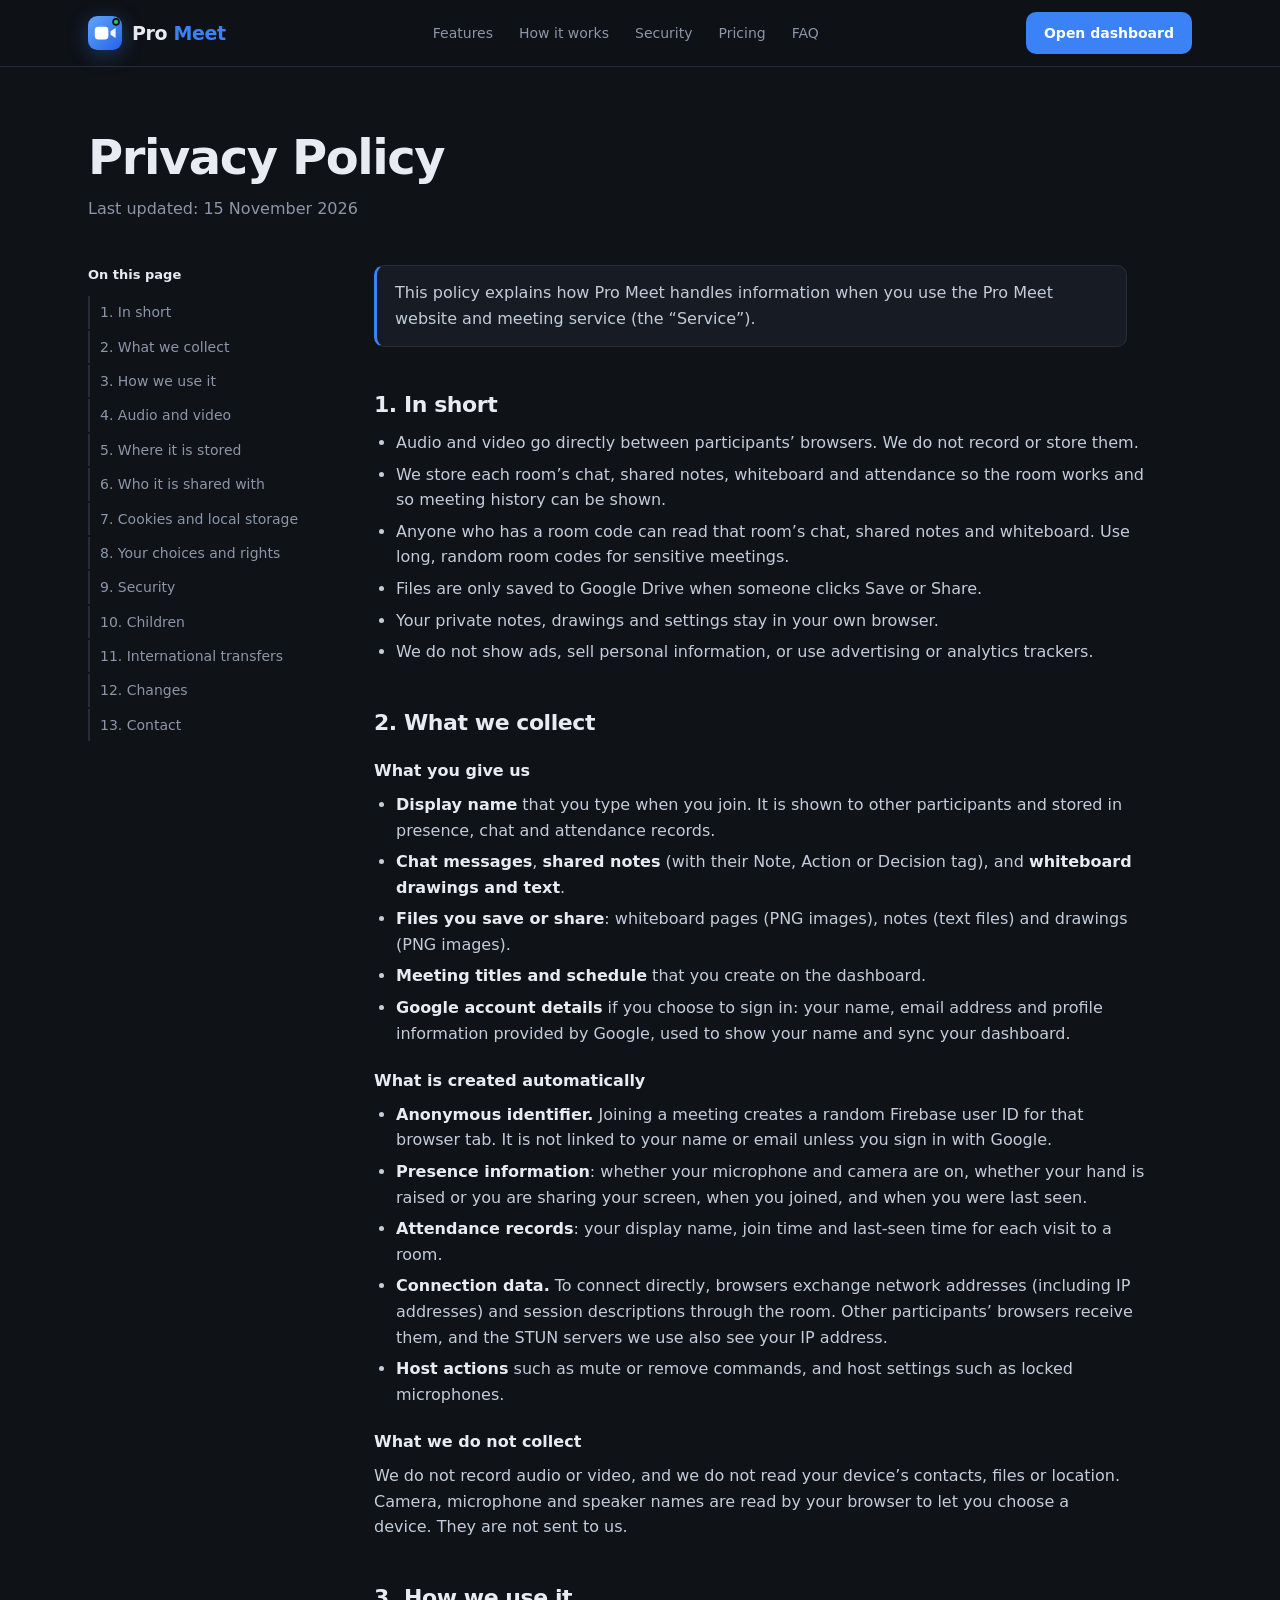
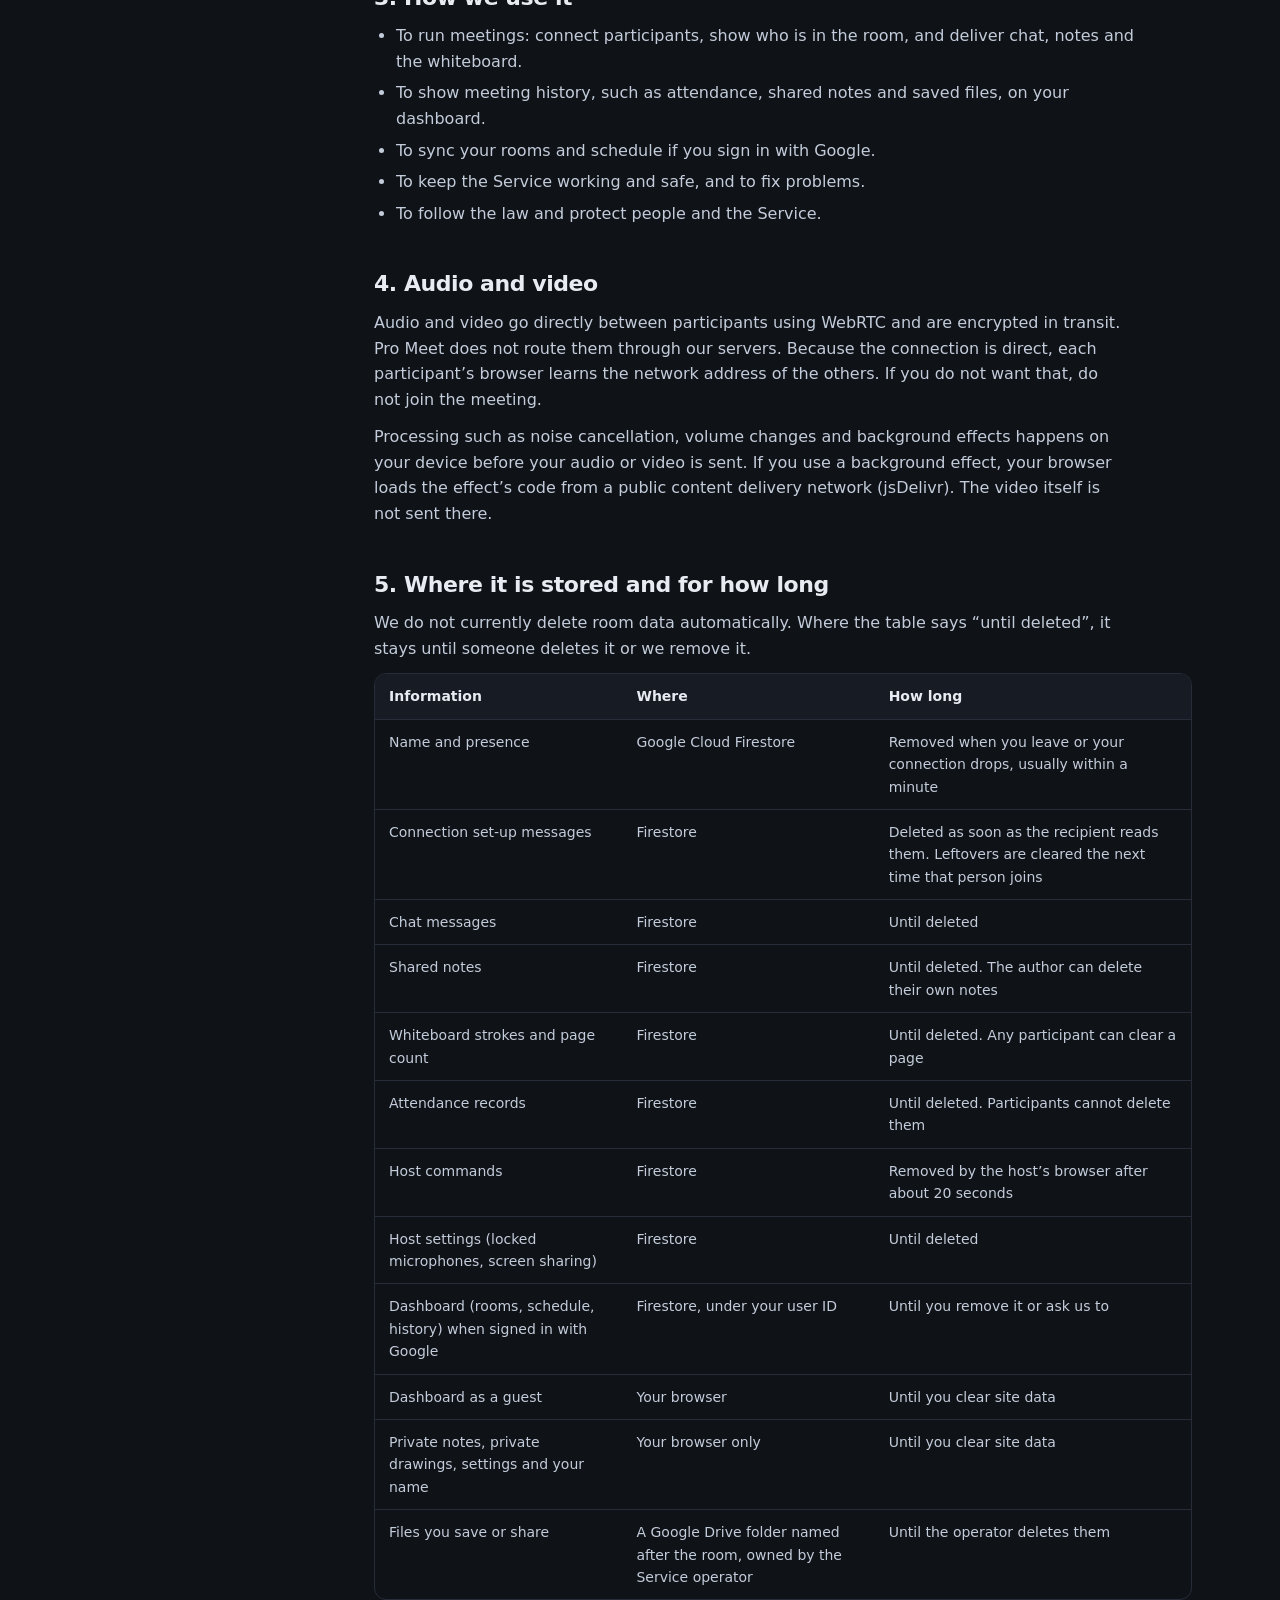
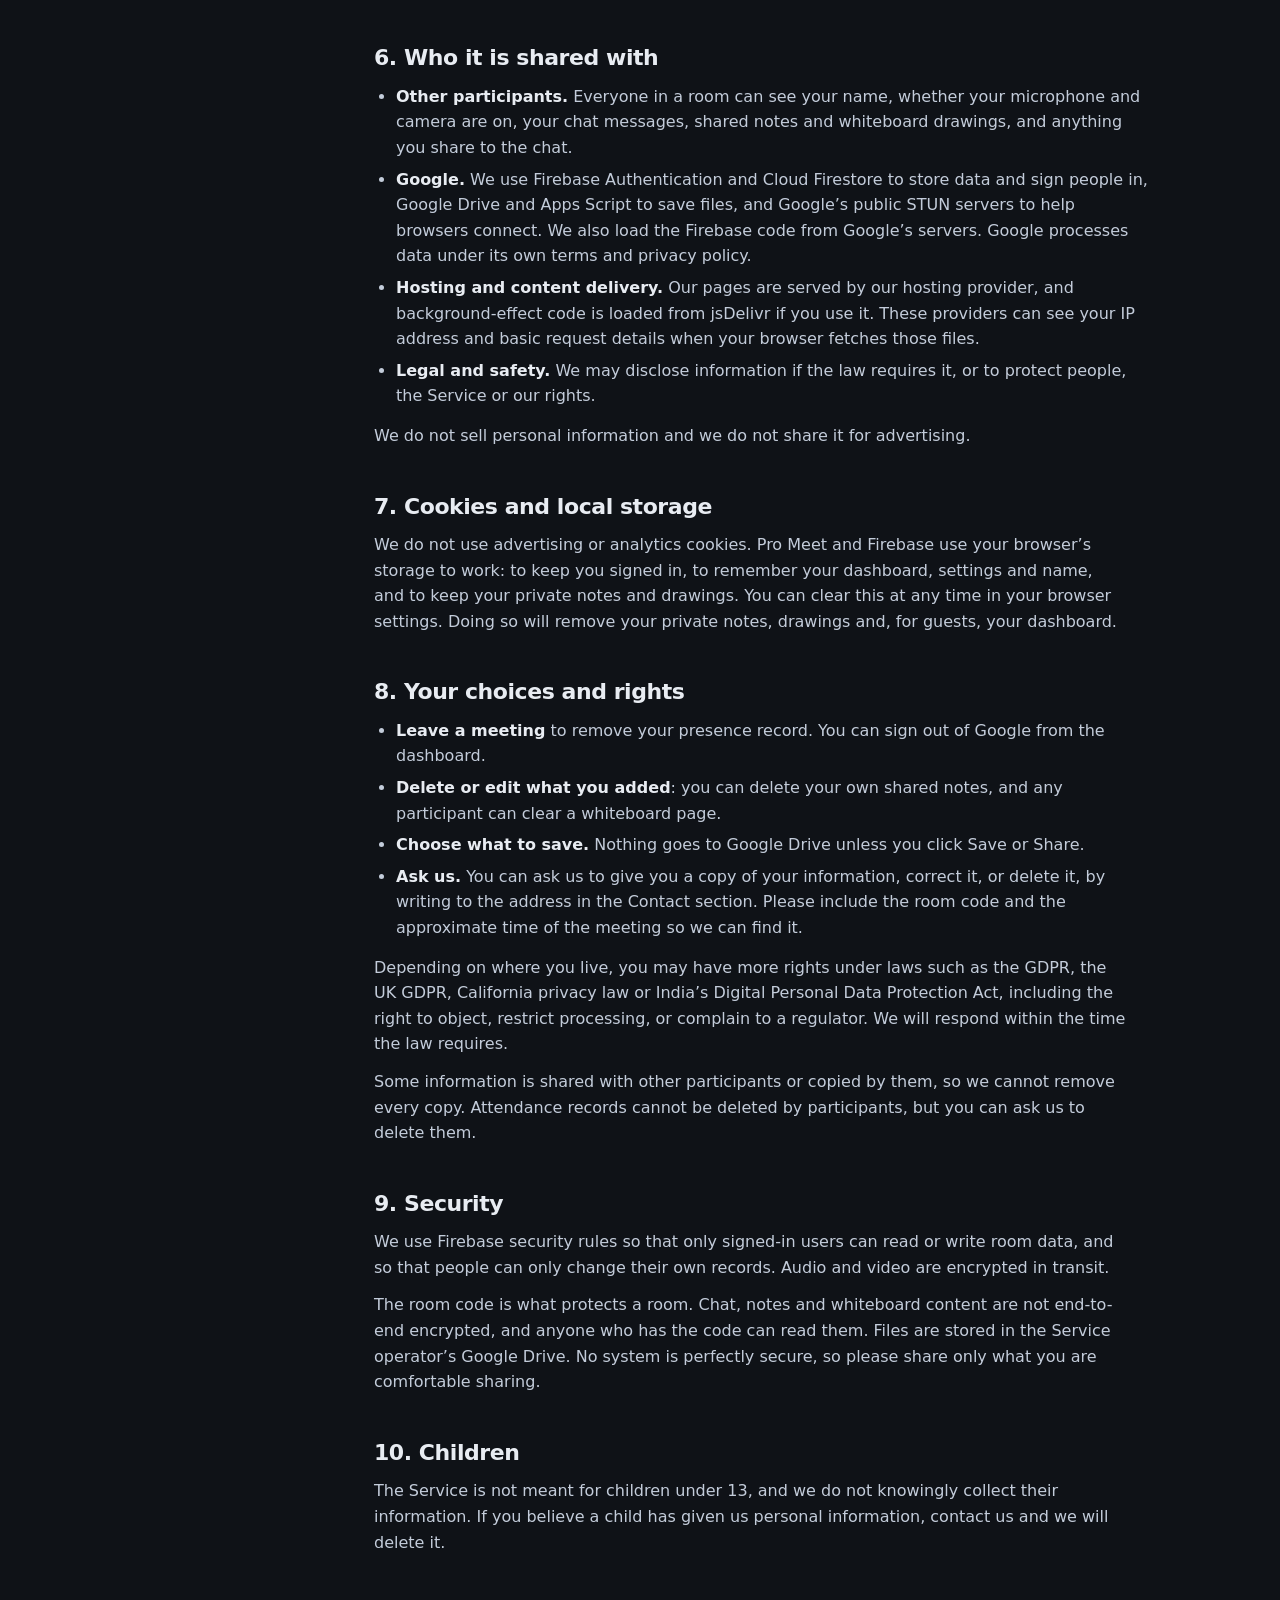
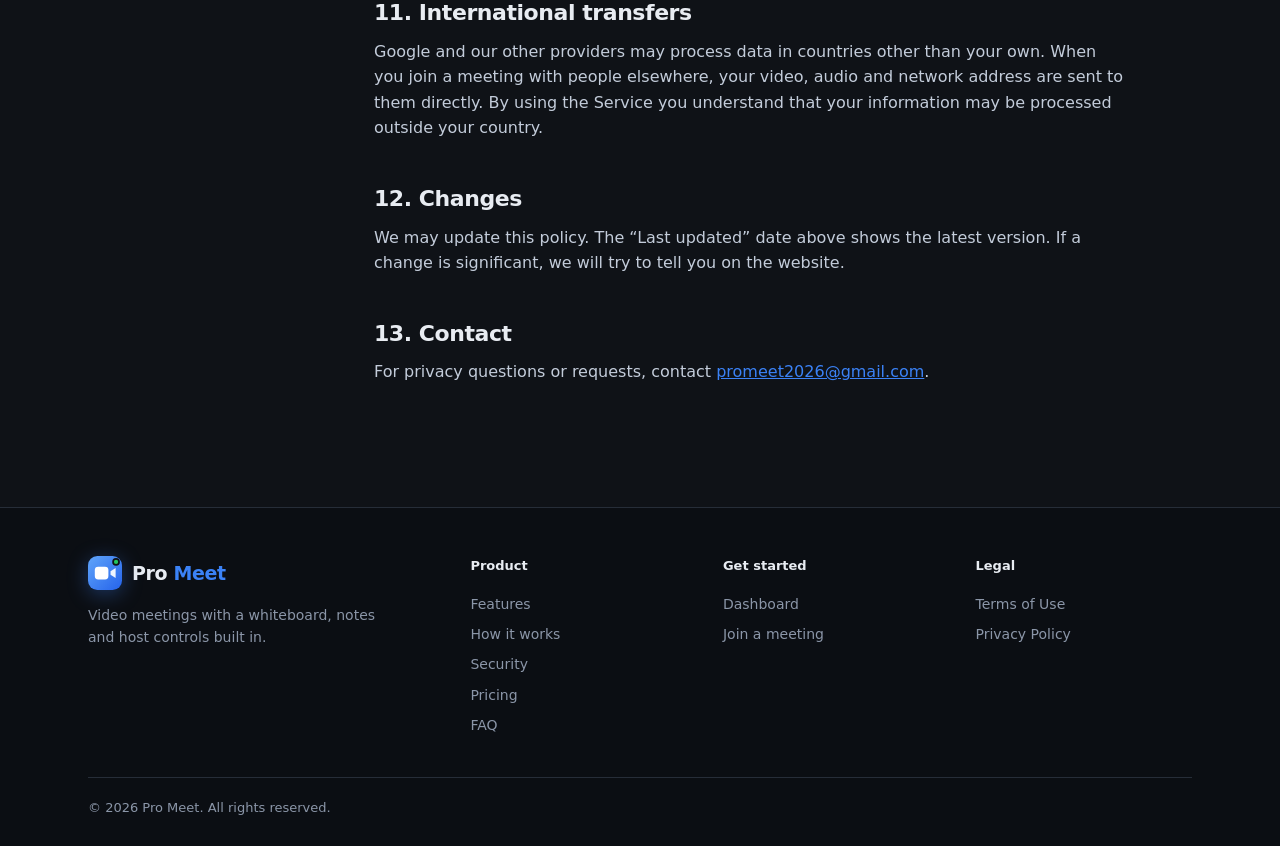
<file: privacy.html>
<!DOCTYPE html>
<html lang="en">
<head>
<meta charset="UTF-8">
<meta name="viewport" content="width=device-width, initial-scale=1">
<title>Privacy Policy · Pro Meet</title>
<meta name="description" content="What Pro Meet collects, where it is stored, how long it is kept, who it is shared with, and your choices.">
<meta name="theme-color" content="#0f1217">
<link rel="icon" href="data:image/svg+xml,%3Csvg xmlns='http://www.w3.org/2000/svg' viewBox='0 0 40 40'%3E%3Crect width='40' height='40' rx='11' fill='%232563eb'/%3E%3Crect x='8' y='12.5' width='16' height='15' rx='4' fill='%23fff'/%3E%3Cpath d='M26.5 18 32.5 14v12l-6-4z' fill='%23fff'/%3E%3C/svg%3E">
<link rel="stylesheet" href="site.css">
</head>
<body>
<svg width="0" height="0" style="position:absolute" aria-hidden="true">
  <defs><linearGradient id="lg" x1="0" y1="0" x2="1" y2="1"><stop offset="0" stop-color="#60a5fa"/><stop offset="1" stop-color="#2563eb"/></linearGradient></defs>
  <symbol id="logo" viewBox="0 0 40 40">
    <rect width="40" height="40" rx="11" fill="url(#lg)"/>
    <rect x="8" y="12.5" width="16" height="15" rx="4" fill="#fff"/>
    <path d="M26.5 18 32.5 14v12l-6-4z" fill="#fff" fill-opacity=".92"/>
    <circle cx="33" cy="7" r="3.5" fill="#22c55e" stroke="#0f1217" stroke-width="2"/>
  </symbol>
</svg>
<a class="skip" href="#main">Skip to content</a>

<header class="nav">
  <div class="wrap">
    <a class="logo" href="index.html" aria-label="Pro Meet home"><svg viewBox="0 0 40 40" aria-hidden="true"><use href="#logo"/></svg><span>Pro <em>Meet</em></span></a>
    <nav class="links" aria-label="Main"><a href="index.html#features">Features</a><a href="index.html#how">How it works</a><a href="index.html#trust">Security</a><a href="payment.html">Pricing</a><a href="index.html#faq">FAQ</a></nav>
    <div class="nav-cta"><a class="btn" href="dashboard.html">Open dashboard</a></div>
  </div>
</header>

<main id="main">
  <div class="wrap">
    <div class="legal-head">
      <h1>Privacy Policy</h1>
      <p>Last updated: 15 November 2026</p>
    </div>
    <div class="legal">
      <nav class="toc" aria-label="On this page">
        <b>On this page</b>
        <ol>
          <li><a href="#summary">1. In short</a></li>
          <li><a href="#collect">2. What we collect</a></li>
          <li><a href="#use">3. How we use it</a></li>
          <li><a href="#media">4. Audio and video</a></li>
          <li><a href="#storage">5. Where it is stored</a></li>
          <li><a href="#share">6. Who it is shared with</a></li>
          <li><a href="#local">7. Cookies and local storage</a></li>
          <li><a href="#rights">8. Your choices and rights</a></li>
          <li><a href="#security">9. Security</a></li>
          <li><a href="#children">10. Children</a></li>
          <li><a href="#transfers">11. International transfers</a></li>
          <li><a href="#changes">12. Changes</a></li>
          <li><a href="#contact">13. Contact</a></li>
        </ol>
      </nav>

      <article class="prose">
        <div class="note"><p>This policy explains how Pro Meet handles information when you use the Pro Meet website and meeting service (the “Service”).</p></div>

        <h2 id="summary">1. In short</h2>
        <ul>
          <li>Audio and video go directly between participants’ browsers. We do not record or store them.</li>
          <li>We store each room’s chat, shared notes, whiteboard and attendance so the room works and so meeting history can be shown.</li>
          <li>Anyone who has a room code can read that room’s chat, shared notes and whiteboard. Use long, random room codes for sensitive meetings.</li>
          <li>Files are only saved to Google Drive when someone clicks Save or Share.</li>
          <li>Your private notes, drawings and settings stay in your own browser.</li>
          <li>We do not show ads, sell personal information, or use advertising or analytics trackers.</li>
        </ul>

        <h2 id="collect">2. What we collect</h2>
        <h3>What you give us</h3>
        <ul>
          <li><strong>Display name</strong> that you type when you join. It is shown to other participants and stored in presence, chat and attendance records.</li>
          <li><strong>Chat messages</strong>, <strong>shared notes</strong> (with their Note, Action or Decision tag), and <strong>whiteboard drawings and text</strong>.</li>
          <li><strong>Files you save or share</strong>: whiteboard pages (PNG images), notes (text files) and drawings (PNG images).</li>
          <li><strong>Meeting titles and schedule</strong> that you create on the dashboard.</li>
          <li><strong>Google account details</strong> if you choose to sign in: your name, email address and profile information provided by Google, used to show your name and sync your dashboard.</li>
        </ul>
        <h3>What is created automatically</h3>
        <ul>
          <li><strong>Anonymous identifier.</strong> Joining a meeting creates a random Firebase user ID for that browser tab. It is not linked to your name or email unless you sign in with Google.</li>
          <li><strong>Presence information</strong>: whether your microphone and camera are on, whether your hand is raised or you are sharing your screen, when you joined, and when you were last seen.</li>
          <li><strong>Attendance records</strong>: your display name, join time and last-seen time for each visit to a room.</li>
          <li><strong>Connection data.</strong> To connect directly, browsers exchange network addresses (including IP addresses) and session descriptions through the room. Other participants’ browsers receive them, and the STUN servers we use also see your IP address.</li>
          <li><strong>Host actions</strong> such as mute or remove commands, and host settings such as locked microphones.</li>
        </ul>
        <h3>What we do not collect</h3>
        <p>We do not record audio or video, and we do not read your device’s contacts, files or location. Camera, microphone and speaker names are read by your browser to let you choose a device. They are not sent to us.</p>

        <h2 id="use">3. How we use it</h2>
        <ul>
          <li>To run meetings: connect participants, show who is in the room, and deliver chat, notes and the whiteboard.</li>
          <li>To show meeting history, such as attendance, shared notes and saved files, on your dashboard.</li>
          <li>To sync your rooms and schedule if you sign in with Google.</li>
          <li>To keep the Service working and safe, and to fix problems.</li>
          <li>To follow the law and protect people and the Service.</li>
        </ul>

        <h2 id="media">4. Audio and video</h2>
        <p>Audio and video go directly between participants using WebRTC and are encrypted in transit. Pro Meet does not route them through our servers. Because the connection is direct, each participant’s browser learns the network address of the others. If you do not want that, do not join the meeting.</p>
        <p>Processing such as noise cancellation, volume changes and background effects happens on your device before your audio or video is sent. If you use a background effect, your browser loads the effect’s code from a public content delivery network (jsDelivr). The video itself is not sent there.</p>

        <h2 id="storage">5. Where it is stored and for how long</h2>
        <p>We do not currently delete room data automatically. Where the table says “until deleted”, it stays until someone deletes it or we remove it.</p>
        <div class="tbl"><table>
          <thead><tr><th>Information</th><th>Where</th><th>How long</th></tr></thead>
          <tbody>
            <tr><td>Name and presence</td><td>Google Cloud Firestore</td><td>Removed when you leave or your connection drops, usually within a minute</td></tr>
            <tr><td>Connection set-up messages</td><td>Firestore</td><td>Deleted as soon as the recipient reads them. Leftovers are cleared the next time that person joins</td></tr>
            <tr><td>Chat messages</td><td>Firestore</td><td>Until deleted</td></tr>
            <tr><td>Shared notes</td><td>Firestore</td><td>Until deleted. The author can delete their own notes</td></tr>
            <tr><td>Whiteboard strokes and page count</td><td>Firestore</td><td>Until deleted. Any participant can clear a page</td></tr>
            <tr><td>Attendance records</td><td>Firestore</td><td>Until deleted. Participants cannot delete them</td></tr>
            <tr><td>Host commands</td><td>Firestore</td><td>Removed by the host’s browser after about 20 seconds</td></tr>
            <tr><td>Host settings (locked microphones, screen sharing)</td><td>Firestore</td><td>Until deleted</td></tr>
            <tr><td>Dashboard (rooms, schedule, history) when signed in with Google</td><td>Firestore, under your user ID</td><td>Until you remove it or ask us to</td></tr>
            <tr><td>Dashboard as a guest</td><td>Your browser</td><td>Until you clear site data</td></tr>
            <tr><td>Private notes, private drawings, settings and your name</td><td>Your browser only</td><td>Until you clear site data</td></tr>
            <tr><td>Files you save or share</td><td>A Google Drive folder named after the room, owned by the Service operator</td><td>Until the operator deletes them</td></tr>
          </tbody>
        </table></div>

        <h2 id="share">6. Who it is shared with</h2>
        <ul>
          <li><strong>Other participants.</strong> Everyone in a room can see your name, whether your microphone and camera are on, your chat messages, shared notes and whiteboard drawings, and anything you share to the chat.</li>
          <li><strong>Google.</strong> We use Firebase Authentication and Cloud Firestore to store data and sign people in, Google Drive and Apps Script to save files, and Google’s public STUN servers to help browsers connect. We also load the Firebase code from Google’s servers. Google processes data under its own terms and privacy policy.</li>
          <li><strong>Hosting and content delivery.</strong> Our pages are served by our hosting provider, and background-effect code is loaded from jsDelivr if you use it. These providers can see your IP address and basic request details when your browser fetches those files.</li>
          <li><strong>Legal and safety.</strong> We may disclose information if the law requires it, or to protect people, the Service or our rights.</li>
        </ul>
        <p>We do not sell personal information and we do not share it for advertising.</p>

        <h2 id="local">7. Cookies and local storage</h2>
        <p>We do not use advertising or analytics cookies. Pro Meet and Firebase use your browser’s storage to work: to keep you signed in, to remember your dashboard, settings and name, and to keep your private notes and drawings. You can clear this at any time in your browser settings. Doing so will remove your private notes, drawings and, for guests, your dashboard.</p>

        <h2 id="rights">8. Your choices and rights</h2>
        <ul>
          <li><strong>Leave a meeting</strong> to remove your presence record. You can sign out of Google from the dashboard.</li>
          <li><strong>Delete or edit what you added</strong>: you can delete your own shared notes, and any participant can clear a whiteboard page.</li>
          <li><strong>Choose what to save.</strong> Nothing goes to Google Drive unless you click Save or Share.</li>
          <li><strong>Ask us.</strong> You can ask us to give you a copy of your information, correct it, or delete it, by writing to the address in the Contact section. Please include the room code and the approximate time of the meeting so we can find it.</li>
        </ul>
        <p>Depending on where you live, you may have more rights under laws such as the GDPR, the UK GDPR, California privacy law or India’s Digital Personal Data Protection Act, including the right to object, restrict processing, or complain to a regulator. We will respond within the time the law requires.</p>
        <p>Some information is shared with other participants or copied by them, so we cannot remove every copy. Attendance records cannot be deleted by participants, but you can ask us to delete them.</p>

        <h2 id="security">9. Security</h2>
        <p>We use Firebase security rules so that only signed-in users can read or write room data, and so that people can only change their own records. Audio and video are encrypted in transit.</p>
        <p>The room code is what protects a room. Chat, notes and whiteboard content are not end-to-end encrypted, and anyone who has the code can read them. Files are stored in the Service operator’s Google Drive. No system is perfectly secure, so please share only what you are comfortable sharing.</p>

        <h2 id="children">10. Children</h2>
        <p>The Service is not meant for children under 13, and we do not knowingly collect their information. If you believe a child has given us personal information, contact us and we will delete it.</p>

        <h2 id="transfers">11. International transfers</h2>
        <p>Google and our other providers may process data in countries other than your own. When you join a meeting with people elsewhere, your video, audio and network address are sent to them directly. By using the Service you understand that your information may be processed outside your country.</p>

        <h2 id="changes">12. Changes</h2>
        <p>We may update this policy. The “Last updated” date above shows the latest version. If a change is significant, we will try to tell you on the website.</p>

        <h2 id="contact">13. Contact</h2>
        <p>For privacy questions or requests, contact <a href="mailto:promeet2026@gmail.com">promeet2026@gmail.com</a>.</p>
      </article>
    </div>
  </div>
</main>

<footer class="foot">
  <div class="wrap">
    <div class="foot-grid">
      <div><a class="logo" href="index.html" aria-label="Pro Meet home"><svg viewBox="0 0 40 40" aria-hidden="true"><use href="#logo"/></svg><span>Pro <em>Meet</em></span></a><p>Video meetings with a whiteboard, notes and host controls built in.</p></div>
      <div><h4>Product</h4><a href="index.html#features">Features</a><a href="index.html#how">How it works</a><a href="index.html#trust">Security</a><a href="payment.html">Pricing</a><a href="index.html#faq">FAQ</a></div>
      <div><h4>Get started</h4><a href="dashboard.html">Dashboard</a><a href="meeting.html">Join a meeting</a></div>
      <div><h4>Legal</h4><a href="terms.html">Terms of Use</a><a href="privacy.html">Privacy Policy</a></div>
    </div>
    <div class="foot-base">© <span id="yr">2026</span> Pro Meet. All rights reserved.</div>
  </div>
</footer>
<script>document.getElementById('yr').textContent = new Date().getFullYear();</script>
</body>
</html>
</file>
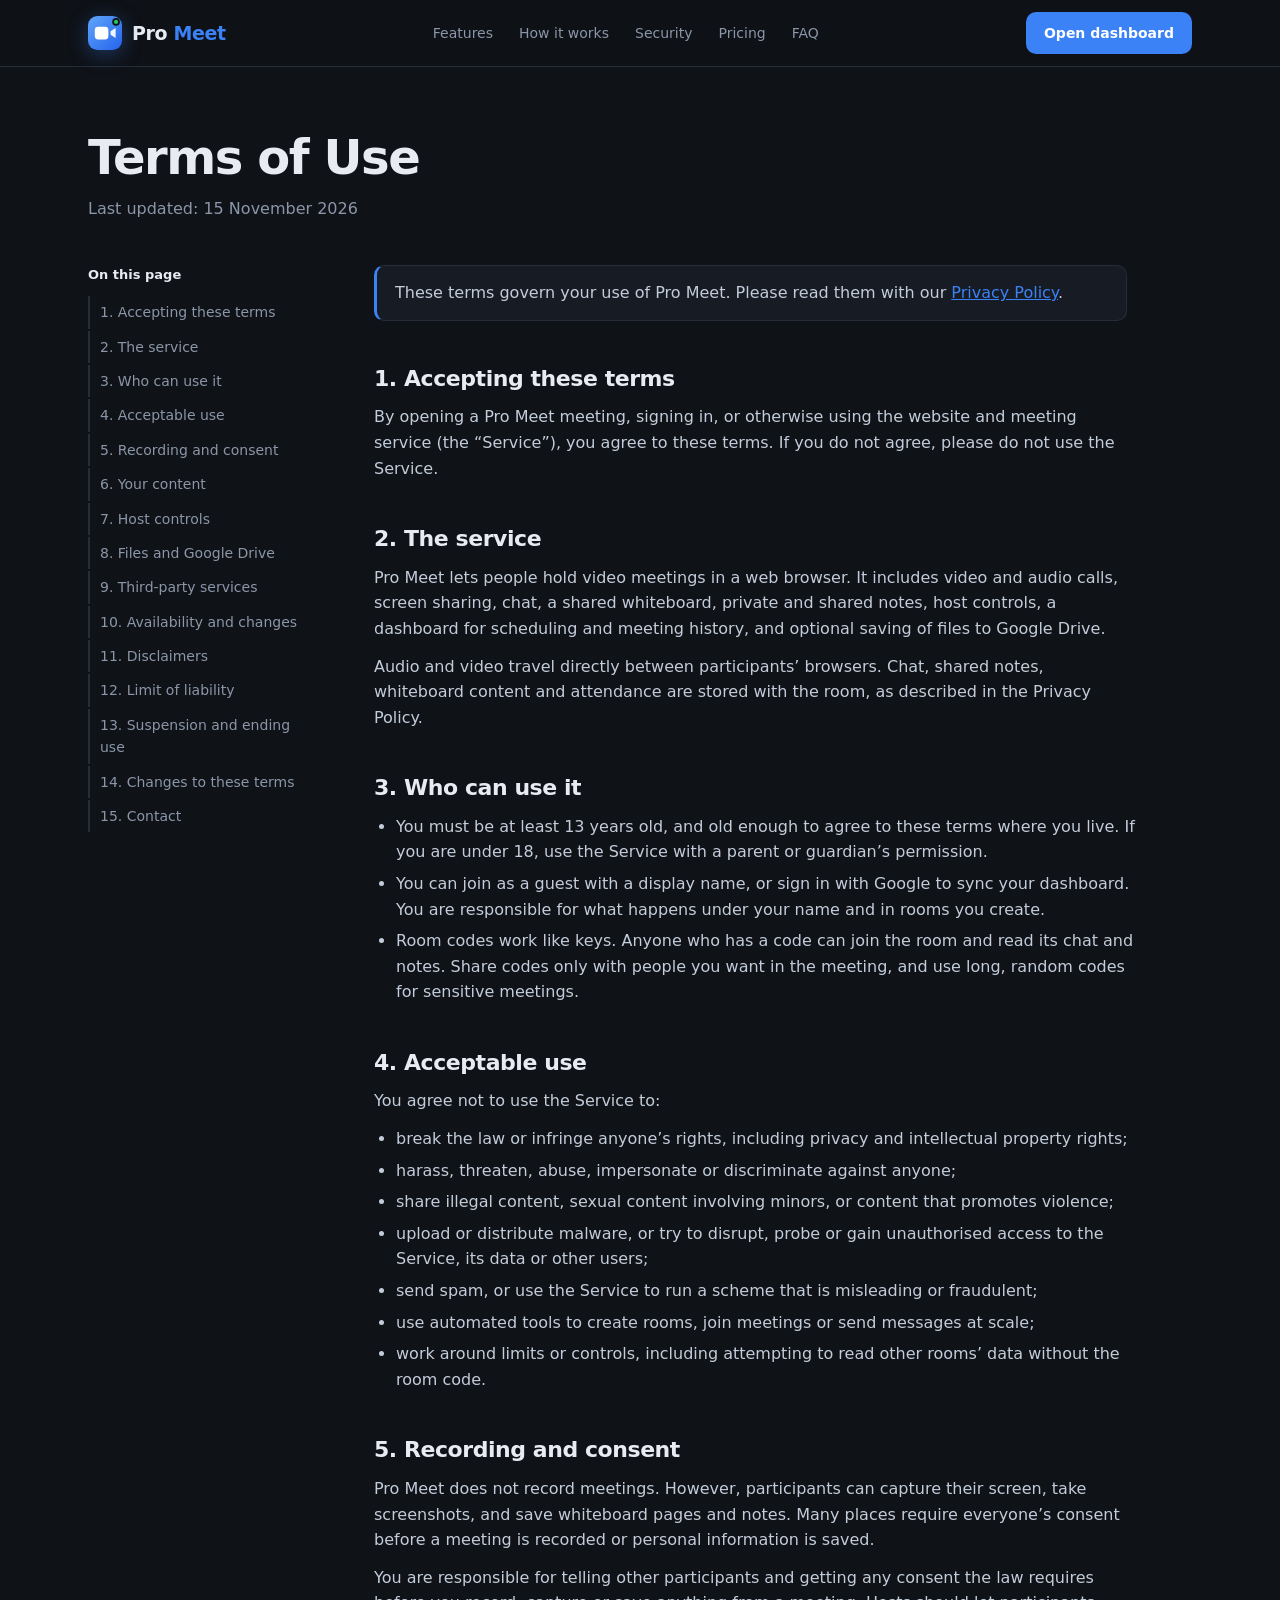
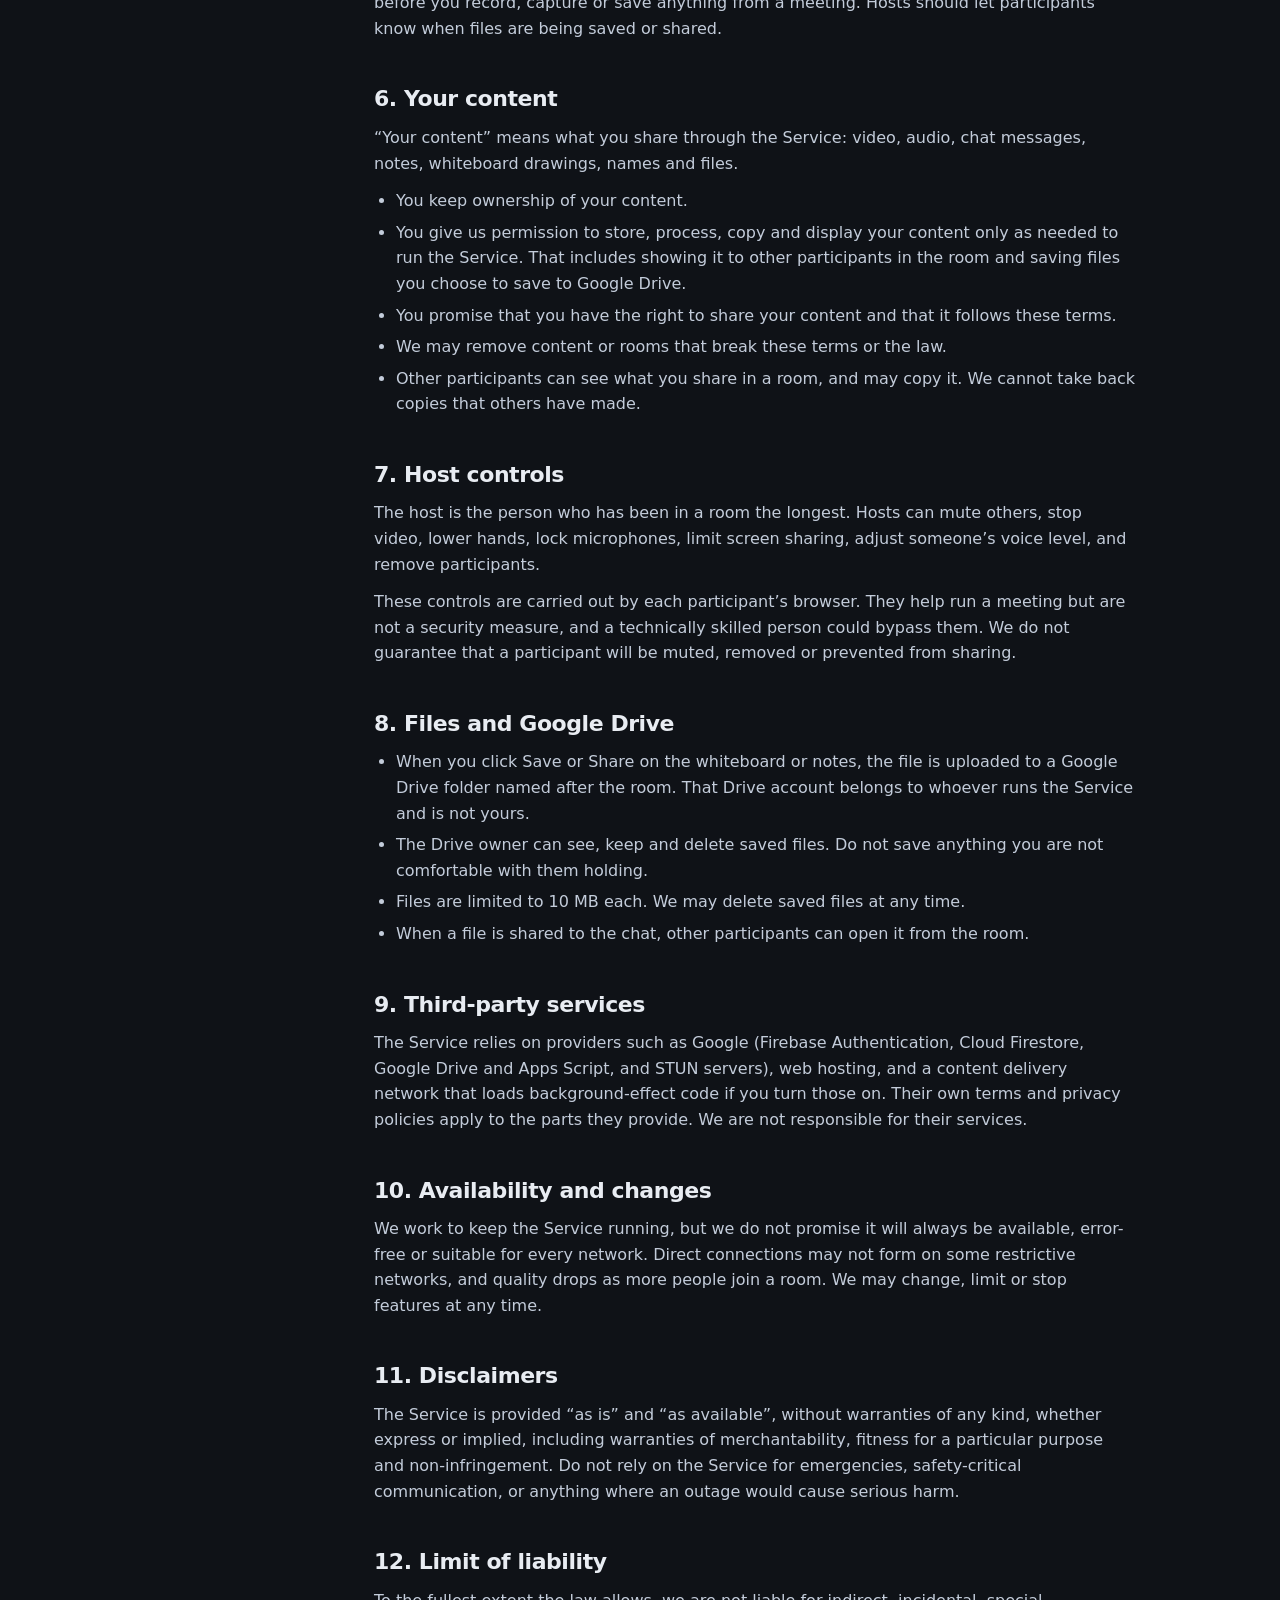
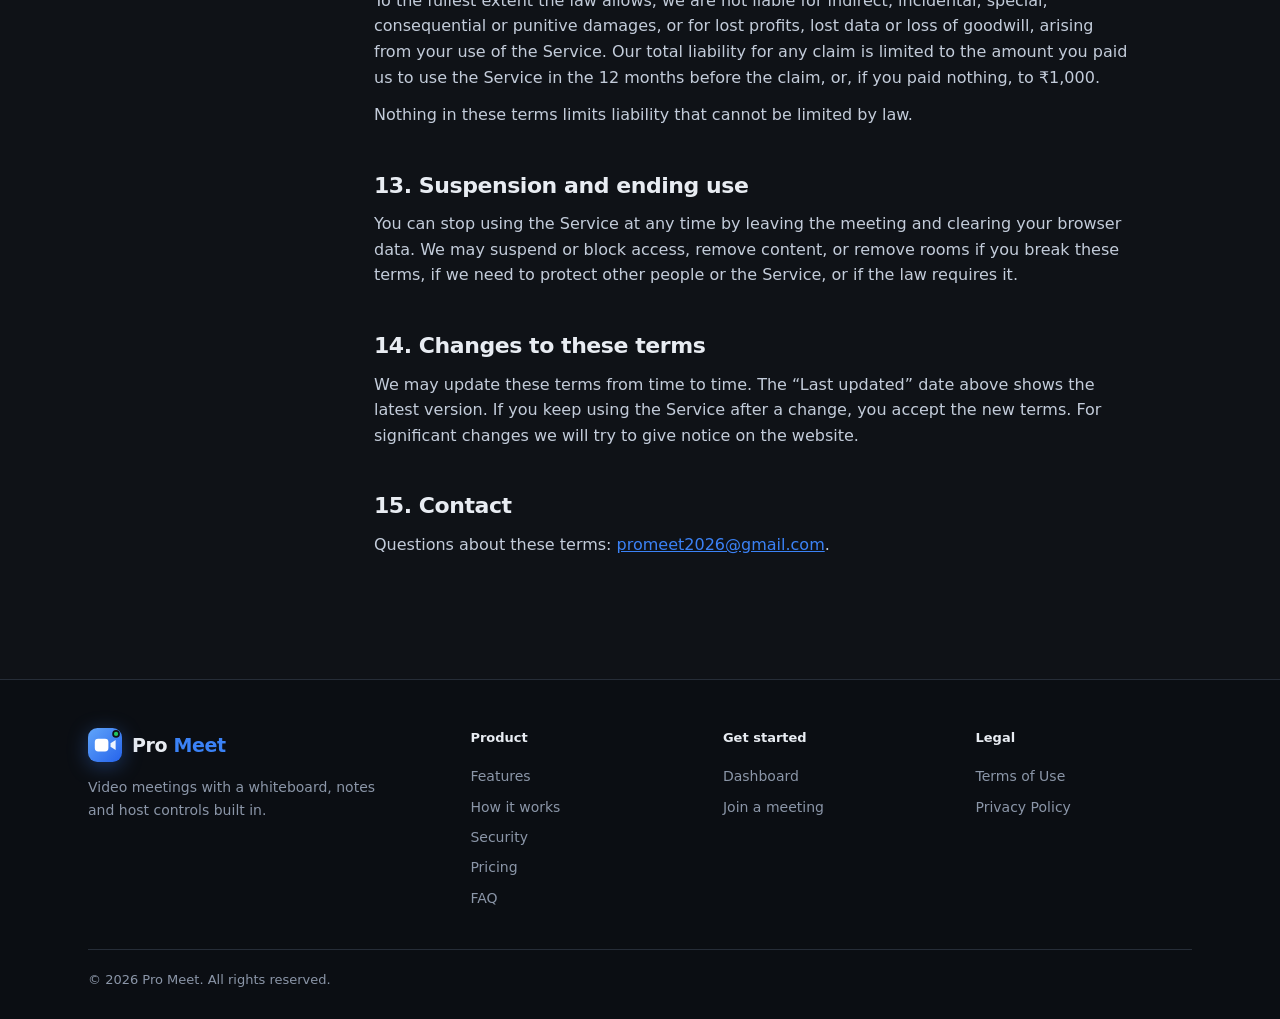
<file: terms.html>
<!DOCTYPE html>
<html lang="en">
<head>
<meta charset="UTF-8">
<meta name="viewport" content="width=device-width, initial-scale=1">
<title>Terms of Use · Pro Meet</title>
<meta name="description" content="The rules for using Pro Meet video meetings, including acceptable use, recording and consent, host controls and Google Drive files.">
<meta name="theme-color" content="#0f1217">
<link rel="icon" href="data:image/svg+xml,%3Csvg xmlns='http://www.w3.org/2000/svg' viewBox='0 0 40 40'%3E%3Crect width='40' height='40' rx='11' fill='%232563eb'/%3E%3Crect x='8' y='12.5' width='16' height='15' rx='4' fill='%23fff'/%3E%3Cpath d='M26.5 18 32.5 14v12l-6-4z' fill='%23fff'/%3E%3C/svg%3E">
<link rel="stylesheet" href="site.css">
</head>
<body>
<svg width="0" height="0" style="position:absolute" aria-hidden="true">
  <defs><linearGradient id="lg" x1="0" y1="0" x2="1" y2="1"><stop offset="0" stop-color="#60a5fa"/><stop offset="1" stop-color="#2563eb"/></linearGradient></defs>
  <symbol id="logo" viewBox="0 0 40 40">
    <rect width="40" height="40" rx="11" fill="url(#lg)"/>
    <rect x="8" y="12.5" width="16" height="15" rx="4" fill="#fff"/>
    <path d="M26.5 18 32.5 14v12l-6-4z" fill="#fff" fill-opacity=".92"/>
    <circle cx="33" cy="7" r="3.5" fill="#22c55e" stroke="#0f1217" stroke-width="2"/>
  </symbol>
</svg>
<a class="skip" href="#main">Skip to content</a>

<header class="nav">
  <div class="wrap">
    <a class="logo" href="index.html" aria-label="Pro Meet home"><svg viewBox="0 0 40 40" aria-hidden="true"><use href="#logo"/></svg><span>Pro <em>Meet</em></span></a>
    <nav class="links" aria-label="Main"><a href="index.html#features">Features</a><a href="index.html#how">How it works</a><a href="index.html#trust">Security</a><a href="payment.html">Pricing</a><a href="index.html#faq">FAQ</a></nav>
    <div class="nav-cta"><a class="btn" href="dashboard.html">Open dashboard</a></div>
  </div>
</header>

<main id="main">
  <div class="wrap">
    <div class="legal-head">
      <h1>Terms of Use</h1>
      <p>Last updated: 15 November 2026</p>
    </div>
    <div class="legal">
      <nav class="toc" aria-label="On this page">
        <b>On this page</b>
        <ol>
          <li><a href="#accept">1. Accepting these terms</a></li>
          <li><a href="#service">2. The service</a></li>
          <li><a href="#eligibility">3. Who can use it</a></li>
          <li><a href="#use">4. Acceptable use</a></li>
          <li><a href="#recording">5. Recording and consent</a></li>
          <li><a href="#content">6. Your content</a></li>
          <li><a href="#host">7. Host controls</a></li>
          <li><a href="#files">8. Files and Google Drive</a></li>
          <li><a href="#third">9. Third-party services</a></li>
          <li><a href="#availability">10. Availability and changes</a></li>
          <li><a href="#disclaimer">11. Disclaimers</a></li>
          <li><a href="#liability">12. Limit of liability</a></li>
          <li><a href="#termination">13. Suspension and ending use</a></li>
          <li><a href="#changes">14. Changes to these terms</a></li>
          <li><a href="#contact">15. Contact</a></li>
        </ol>
      </nav>

      <article class="prose">
        <div class="note"><p>These terms govern your use of Pro Meet. Please read them with our <a href="privacy.html">Privacy Policy</a>.</p></div>

        <h2 id="accept">1. Accepting these terms</h2>
        <p>By opening a Pro Meet meeting, signing in, or otherwise using the website and meeting service (the “Service”), you agree to these terms. If you do not agree, please do not use the Service.</p>

        <h2 id="service">2. The service</h2>
        <p>Pro Meet lets people hold video meetings in a web browser. It includes video and audio calls, screen sharing, chat, a shared whiteboard, private and shared notes, host controls, a dashboard for scheduling and meeting history, and optional saving of files to Google Drive.</p>
        <p>Audio and video travel directly between participants’ browsers. Chat, shared notes, whiteboard content and attendance are stored with the room, as described in the Privacy Policy.</p>

        <h2 id="eligibility">3. Who can use it</h2>
        <ul>
          <li>You must be at least 13 years old, and old enough to agree to these terms where you live. If you are under 18, use the Service with a parent or guardian’s permission.</li>
          <li>You can join as a guest with a display name, or sign in with Google to sync your dashboard. You are responsible for what happens under your name and in rooms you create.</li>
          <li>Room codes work like keys. Anyone who has a code can join the room and read its chat and notes. Share codes only with people you want in the meeting, and use long, random codes for sensitive meetings.</li>
        </ul>

        <h2 id="use">4. Acceptable use</h2>
        <p>You agree not to use the Service to:</p>
        <ul>
          <li>break the law or infringe anyone’s rights, including privacy and intellectual property rights;</li>
          <li>harass, threaten, abuse, impersonate or discriminate against anyone;</li>
          <li>share illegal content, sexual content involving minors, or content that promotes violence;</li>
          <li>upload or distribute malware, or try to disrupt, probe or gain unauthorised access to the Service, its data or other users;</li>
          <li>send spam, or use the Service to run a scheme that is misleading or fraudulent;</li>
          <li>use automated tools to create rooms, join meetings or send messages at scale;</li>
          <li>work around limits or controls, including attempting to read other rooms’ data without the room code.</li>
        </ul>

        <h2 id="recording">5. Recording and consent</h2>
        <p>Pro Meet does not record meetings. However, participants can capture their screen, take screenshots, and save whiteboard pages and notes. Many places require everyone’s consent before a meeting is recorded or personal information is saved.</p>
        <p>You are responsible for telling other participants and getting any consent the law requires before you record, capture or save anything from a meeting. Hosts should let participants know when files are being saved or shared.</p>

        <h2 id="content">6. Your content</h2>
        <p>“Your content” means what you share through the Service: video, audio, chat messages, notes, whiteboard drawings, names and files.</p>
        <ul>
          <li>You keep ownership of your content.</li>
          <li>You give us permission to store, process, copy and display your content only as needed to run the Service. That includes showing it to other participants in the room and saving files you choose to save to Google Drive.</li>
          <li>You promise that you have the right to share your content and that it follows these terms.</li>
          <li>We may remove content or rooms that break these terms or the law.</li>
          <li>Other participants can see what you share in a room, and may copy it. We cannot take back copies that others have made.</li>
        </ul>

        <h2 id="host">7. Host controls</h2>
        <p>The host is the person who has been in a room the longest. Hosts can mute others, stop video, lower hands, lock microphones, limit screen sharing, adjust someone’s voice level, and remove participants.</p>
        <p>These controls are carried out by each participant’s browser. They help run a meeting but are not a security measure, and a technically skilled person could bypass them. We do not guarantee that a participant will be muted, removed or prevented from sharing.</p>

        <h2 id="files">8. Files and Google Drive</h2>
        <ul>
          <li>When you click Save or Share on the whiteboard or notes, the file is uploaded to a Google Drive folder named after the room. That Drive account belongs to whoever runs the Service and is not yours.</li>
          <li>The Drive owner can see, keep and delete saved files. Do not save anything you are not comfortable with them holding.</li>
          <li>Files are limited to 10 MB each. We may delete saved files at any time.</li>
          <li>When a file is shared to the chat, other participants can open it from the room.</li>
        </ul>

        <h2 id="third">9. Third-party services</h2>
        <p>The Service relies on providers such as Google (Firebase Authentication, Cloud Firestore, Google Drive and Apps Script, and STUN servers), web hosting, and a content delivery network that loads background-effect code if you turn those on. Their own terms and privacy policies apply to the parts they provide. We are not responsible for their services.</p>

        <h2 id="availability">10. Availability and changes</h2>
        <p>We work to keep the Service running, but we do not promise it will always be available, error-free or suitable for every network. Direct connections may not form on some restrictive networks, and quality drops as more people join a room. We may change, limit or stop features at any time.</p>

        <h2 id="disclaimer">11. Disclaimers</h2>
        <p>The Service is provided “as is” and “as available”, without warranties of any kind, whether express or implied, including warranties of merchantability, fitness for a particular purpose and non-infringement. Do not rely on the Service for emergencies, safety-critical communication, or anything where an outage would cause serious harm.</p>

        <h2 id="liability">12. Limit of liability</h2>
        <p>To the fullest extent the law allows, we are not liable for indirect, incidental, special, consequential or punitive damages, or for lost profits, lost data or loss of goodwill, arising from your use of the Service. Our total liability for any claim is limited to the amount you paid us to use the Service in the 12 months before the claim, or, if you paid nothing, to ₹1,000.</p>
        <p>Nothing in these terms limits liability that cannot be limited by law.</p>

        <h2 id="termination">13. Suspension and ending use</h2>
        <p>You can stop using the Service at any time by leaving the meeting and clearing your browser data. We may suspend or block access, remove content, or remove rooms if you break these terms, if we need to protect other people or the Service, or if the law requires it.</p>

        <h2 id="changes">14. Changes to these terms</h2>
        <p>We may update these terms from time to time. The “Last updated” date above shows the latest version. If you keep using the Service after a change, you accept the new terms. For significant changes we will try to give notice on the website.</p>

        <h2 id="contact">15. Contact</h2>
        <p>Questions about these terms: <a href="mailto:promeet2026@gmail.com">promeet2026@gmail.com</a>.</p>
      </article>
    </div>
  </div>
</main>

<footer class="foot">
  <div class="wrap">
    <div class="foot-grid">
      <div><a class="logo" href="index.html" aria-label="Pro Meet home"><svg viewBox="0 0 40 40" aria-hidden="true"><use href="#logo"/></svg><span>Pro <em>Meet</em></span></a><p>Video meetings with a whiteboard, notes and host controls built in.</p></div>
      <div><h4>Product</h4><a href="index.html#features">Features</a><a href="index.html#how">How it works</a><a href="index.html#trust">Security</a><a href="payment.html">Pricing</a><a href="index.html#faq">FAQ</a></div>
      <div><h4>Get started</h4><a href="dashboard.html">Dashboard</a><a href="meeting.html">Join a meeting</a></div>
      <div><h4>Legal</h4><a href="terms.html">Terms of Use</a><a href="privacy.html">Privacy Policy</a></div>
    </div>
    <div class="foot-base">© <span id="yr">2026</span> Pro Meet. All rights reserved.</div>
  </div>
</footer>
<script>document.getElementById('yr').textContent = new Date().getFullYear();</script>
</body>
</html>
</file>
<file: site.css>
/* site.css - shared styles for the Pro Meet landing page, Terms of Use and Privacy Policy */
:root{--bg:#0f1217;--bg2:#0b0e13;--panel:#171c24;--line:#262d38;--txt:#e8ecf2;--mut:#8b96a8;--acc:#3b82f6;--grn:#22c55e;--red:#ef4444;--amb:#f59e0b;
--font:Inter,ui-sans-serif,system-ui,-apple-system,"Segoe UI",Roboto,"Helvetica Neue",Arial,sans-serif}
*{box-sizing:border-box;margin:0;padding:0}
html{scroll-behavior:smooth;scroll-padding-top:84px}
body{font-family:var(--font);background:var(--bg);color:var(--txt);line-height:1.6;-webkit-font-smoothing:antialiased;min-height:100vh;display:flex;flex-direction:column}
main{flex:1}
a{color:var(--acc)}a:hover{text-decoration:none}
button{font:inherit;color:inherit;border:0;cursor:pointer;background:none}
input{font:inherit;color:var(--txt);background:var(--bg2);border:1px solid var(--line);border-radius:10px;padding:12px 14px;outline:none;width:100%}
input:focus{border-color:var(--acc)}
:focus-visible{outline:2px solid #93c5fd;outline-offset:3px;border-radius:6px}
.wrap{max-width:1160px;margin:0 auto;padding:0 28px}
.sr{position:absolute;width:1px;height:1px;overflow:hidden;clip:rect(0 0 0 0);white-space:nowrap}
.skip{position:absolute;left:-9999px;top:8px;background:var(--acc);color:#fff;padding:8px 14px;border-radius:8px;z-index:100;text-decoration:none}.skip:focus{left:12px}

/* Navigation */
.nav{position:sticky;top:0;z-index:20;background:rgba(15,18,23,.88);backdrop-filter:blur(10px);border-bottom:1px solid var(--line)}
.nav .wrap{display:flex;align-items:center;justify-content:space-between;gap:20px;height:66px}
.logo{display:flex;gap:10px;align-items:center;font-weight:700;font-size:19px;letter-spacing:-.02em;color:var(--txt);text-decoration:none}
.logo svg{width:34px;height:34px;flex:none;filter:drop-shadow(0 4px 10px rgba(59,130,246,.35))}
.logo em{font-style:normal;color:var(--acc)}
.links{display:flex;gap:26px;font-size:14px}.links a{color:var(--mut);text-decoration:none}.links a:hover{color:var(--txt)}
.nav-cta{display:flex;gap:10px;align-items:center}

/* Buttons */
.btn{display:inline-flex;align-items:center;justify-content:center;gap:8px;background:var(--acc);color:#fff;padding:10px 18px;border-radius:10px;font-weight:600;font-size:14px;text-decoration:none;white-space:nowrap;transition:filter .15s}
.btn:hover{filter:brightness(1.12)}
.btn.alt{background:#222a36;color:var(--txt)}.btn.alt:hover{background:#2c3544;filter:none}
.btn.lg{padding:14px 24px;font-size:15px;border-radius:12px}

/* Footer */
.foot{border-top:1px solid var(--line);margin-top:40px;padding:48px 0 28px;background:var(--bg2)}
.foot-grid{display:grid;grid-template-columns:1.6fr 1fr 1fr 1fr;gap:36px}
.foot p{color:var(--mut);font-size:14px;margin-top:14px;max-width:34ch}
.foot h4{font-size:13px;font-weight:600;margin-bottom:12px}
.foot-grid a:not(.logo){display:block;color:var(--mut);font-size:14px;text-decoration:none;padding:4px 0}.foot-grid a:not(.logo):hover{color:var(--txt)}
.foot-base{margin-top:36px;padding-top:20px;border-top:1px solid var(--line);color:var(--mut);font-size:13px}

/* Legal pages */
.legal-head{padding:64px 0 8px}
.legal-head h1{font-size:clamp(2rem,4vw,3rem);letter-spacing:-.03em;line-height:1.1}
.legal-head p{color:var(--mut);margin-top:12px}
.legal{display:grid;grid-template-columns:230px minmax(0,1fr);gap:56px;padding:36px 0 70px}
.toc{position:sticky;top:90px;align-self:start;font-size:14px}
.toc b{display:block;margin-bottom:10px;font-size:13px}
.toc ol{list-style:none;display:flex;flex-direction:column;gap:2px}
.toc a{display:block;padding:5px 10px;border-left:2px solid var(--line);color:var(--mut);text-decoration:none}.toc a:hover{color:var(--txt);border-color:var(--acc)}
.prose h2{font-size:22px;letter-spacing:-.02em;margin:44px 0 12px;line-height:1.25}.prose h2:first-child{margin-top:0}
.prose h3{font-size:16px;margin:22px 0 8px}
.prose p,.prose li{color:#c3ccda;max-width:74ch}
.prose p{margin-bottom:12px}
.prose ul,.prose ol.n{margin:0 0 14px 22px}.prose li{margin-bottom:6px}
.prose strong{color:var(--txt)}
.prose .note{background:var(--panel);border:1px solid var(--line);border-left:3px solid var(--acc);border-radius:10px;padding:14px 18px;margin:0 0 18px;max-width:74ch}
.prose .note p{margin:0}
.tbl{overflow-x:auto;margin:6px 0 18px;border:1px solid var(--line);border-radius:12px}
.tbl table{border-collapse:collapse;width:100%;min-width:560px;font-size:14px}
.tbl th,.tbl td{text-align:left;padding:11px 14px;border-bottom:1px solid var(--line);vertical-align:top;color:#c3ccda}
.tbl th{color:var(--txt);background:var(--panel);font-weight:600}.tbl tr:last-child td{border-bottom:0}
.ph{background:rgba(245,158,11,.16);border-bottom:1px dashed var(--amb);padding:0 3px;border-radius:3px;color:var(--txt)}

@media(max-width:900px){.foot-grid{grid-template-columns:1fr 1fr}.legal{grid-template-columns:1fr;gap:24px}.toc{position:static}.toc ol{flex-direction:row;flex-wrap:wrap;gap:6px}.toc a{border:1px solid var(--line);border-radius:8px}}
@media(max-width:820px){.links{display:none}.wrap{padding:0 18px}}
</file>
